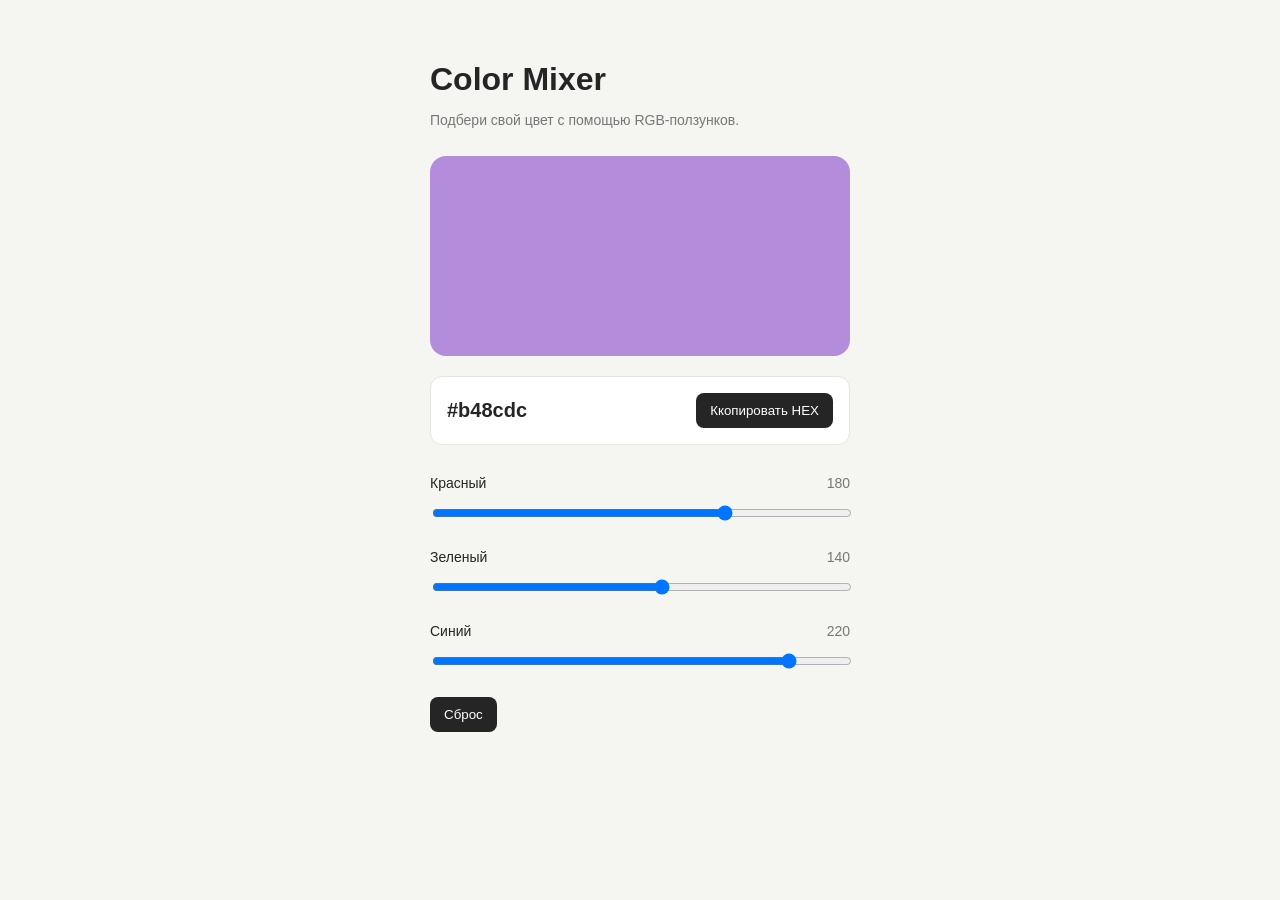
<file: color.html>
<!DOCTYPE html>
<html lang="ru">
<head>
  <meta charset="UTF-8">
  <meta name="viewport" content="width=device-width, initial-scale=1.0">
  <title>Color Mixer</title>

  <style>
    * {
      box-sizing: border-box;
    }

    body {
      margin: 0;
      padding: 40px 20px;
      background: #f5f5f2;
      color: #252525;
      font-family: Arial, sans-serif;
    }

    .app {
      max-width: 420px;
      margin: 20px auto;
    }

    h1 {
      margin-bottom: 8px;
      font-size: 32px;
    }

    .description {
      margin-bottom: 28px;
      color: #777;
      font-size: 14px;
    }

    .preview {
      height: 200px;
      margin-bottom: 20px;
      border-radius: 16px;
      background: rgb(180, 140, 220);
      transition: background 0.15s;
    }

    .hex-row {
      display: flex;
      align-items: center;
      justify-content: space-between;
      gap: 12px;
      margin-bottom: 30px;
      padding: 16px;
      border: 1px solid #e5e5e0;
      border-radius: 12px;
      background: white;
    }

    #hex {
      font-size: 20px;
      font-weight: bold;
    }

    button {
      padding: 10px 14px;
      border: none;
      border-radius: 8px;
      background: #252525;
      color: white;
      cursor: pointer;
    }

    button:hover {
      background: #444;
    }

    .slider-group {
      margin-bottom: 24px;
    }

    .slider-label {
      display: flex;
      justify-content: space-between;
      margin-bottom: 12px;
      font-size: 14px;
    }

    .slider-label span:last-child {
      color: #777;
    }

    input[type="range"] {
      width: 100%;
      cursor: pointer;
    }

    #message {
      min-height: 18px;
      margin-top: 16px;
      color: #777;
      font-size: 13px;
    }
  </style>
</head>

<body>
  <main class="app">
    <h1>Color Mixer</h1>
    <p class="description">
      Подбери свой цвет с помощью RGB-ползунков.
    </p>

    <div class="preview" id="preview"></div>

    <div class="hex-row">
      <span id="hex">#B48CDC</span>
      <button id="copy">Ккопировать HEX</button>
    </div>

    <div class="slider-group">
      <div class="slider-label">
        <label for="red">Красный</label>
        <span id="redValue">180</span>
      </div>
      <input id="red" type="range" min="0" max="255" value="180">
    </div>

    <div class="slider-group">
      <div class="slider-label">
        <label for="green">Зеленый</label>
        <span id="greenValue">140</span>
      </div>
      <input id="green" type="range" min="0" max="255" value="140">
    </div>

    <div class="slider-group">
      <div class="slider-label">
        <label for="blue">Синий</label>
        <span id="blueValue">220</span>
      </div>
      <input id="blue" type="range" min="0" max="255" value="220">
    </div>

    <button id="reset">Сброс</button>
    <p id="message"></p>
  </main>

  <script>
    const red = document.getElementById("red");
    const green = document.getElementById("green");
    const blue = document.getElementById("blue");

    const preview = document.getElementById("preview");
    const hex = document.getElementById("hex");
    const message = document.getElementById("message");

    function updateColor() {
      const r = Number(red.value);
      const g = Number(green.value);
      const b = Number(blue.value);

      const color = `rgb(${r}, ${g}, ${b})`;

      preview.style.backgroundColor = color;

      document.getElementById("redValue").textContent = r;
      document.getElementById("greenValue").textContent = g;
      document.getElementById("blueValue").textContent = b;

      const toHex = value =>
        value.toString(16).padStart(2, "0");

      hex.textContent =
        "#" + toHex(r) + toHex(g) + toHex(b);

      message.textContent = "";
    }

    red.addEventListener("input", updateColor);
    green.addEventListener("input", updateColor);
    blue.addEventListener("input", updateColor);

    document.getElementById("copy").addEventListener(
      "click",
      async () => {
        try {
          await navigator.clipboard.writeText(hex.textContent);
          message.textContent = "HEX-код скопирован!";
        } catch {
          message.textContent =
            "Не удалось скопировать. Выдели код вручную.";
        }
      }
    );

    document.getElementById("reset").addEventListener(
      "click",
      () => {
        red.value = 180;
        green.value = 140;
        blue.value = 220;
        updateColor();
        message.textContent = "Цвет сброшен.";
      }
    );

    updateColor();
  </script>
</body>
</html>
</file>
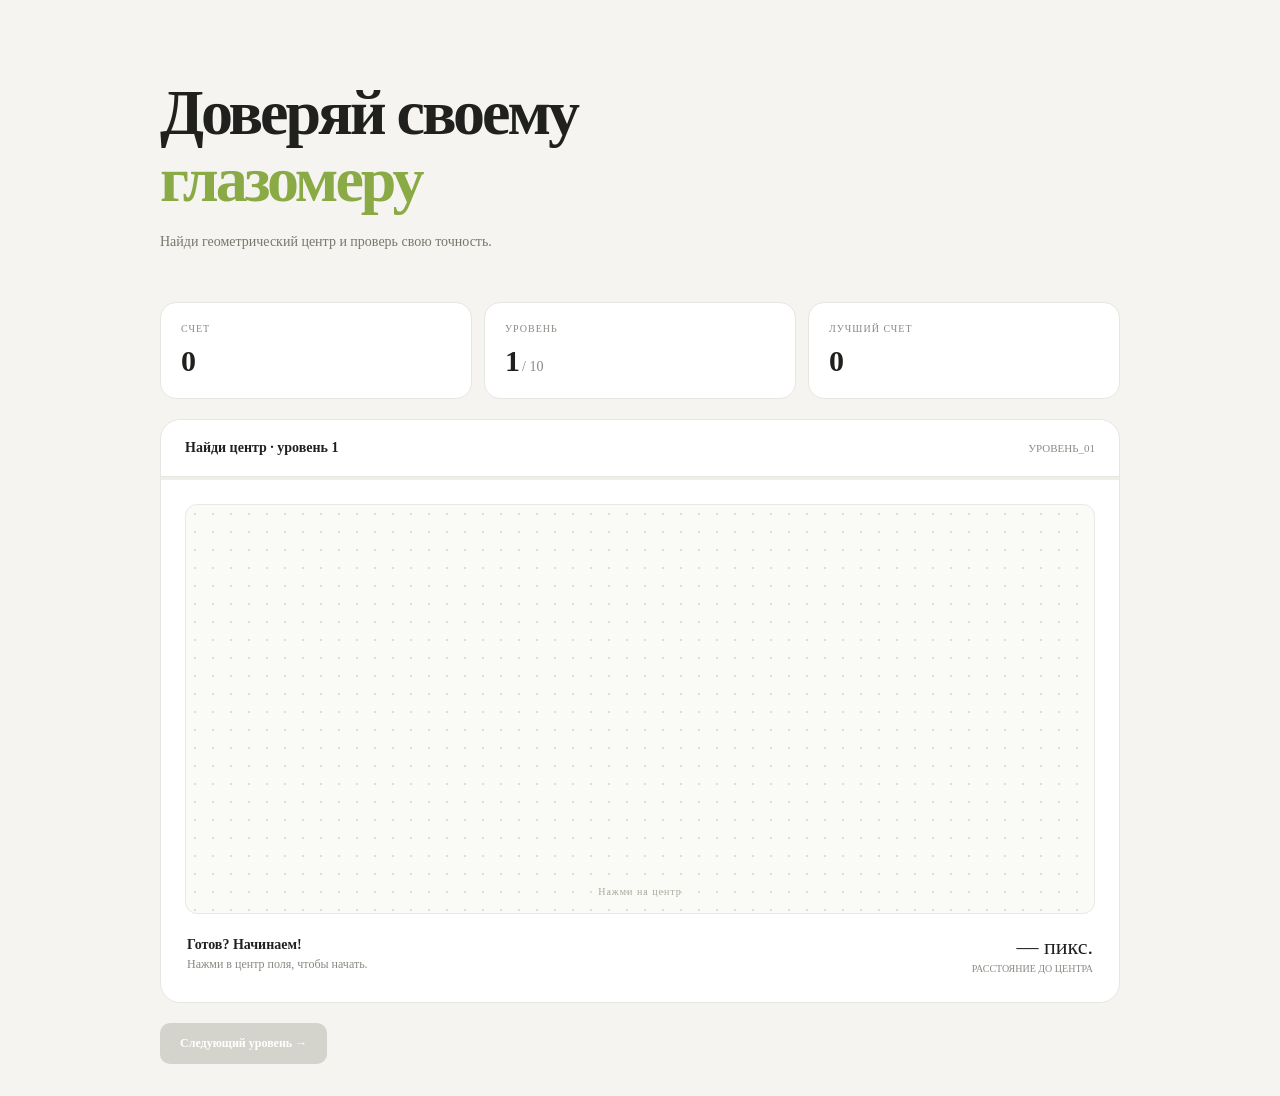
<file: game.html>
<!DOCTYPE html>
<html lang="ru">
<head>
  <meta charset="UTF-8" />
  <meta name="viewport" content="width=device-width, initial-scale=1.0" />
  <title>Доверься глазомеру</title>

  <style>

    :root {
      --bg: #f5f4f0;
      --surface: #ffffff;
      --text: #20201e;
      --muted: #898982;
      --accent: #c6f36a;
      --border: #e7e6e0;
    }

    * {
      box-sizing: border-box;
      margin: 0;
      padding: 0;
    }

    body {
      min-height: 100vh;
      padding: 32px 24px;
      background: var(--bg);
      color: var(--text);
      font-family: 'Montserrat';
    }

    button {
      font: inherit;
      cursor: pointer;
    }

    .app {
      max-width: 960px;
      margin: 0 auto;
    }

 

    .edition {
      color: var(--muted);
      font-size: 11px;
      text-transform: uppercase;
      letter-spacing: 1px;
    }

    .intro {
      padding: 48px 0 28px;
    }

    .eyebrow {
      margin-bottom: 12px;
      color: #77776e;
      font-size: 11px;
      text-transform: uppercase;
      letter-spacing: 1.5px;
    }

    h1 {
      font-size: clamp(36px, 6vw, 64px);
      font-weight: 800;
      letter-spacing: -3px;
      line-height: 1.04;
    }

    h1 span {
      color: #8aaa45;
    }

    .description {
      max-width: 480px;
      margin-top: 16px;
      color: #77776e;
      font-size: 14px;
      line-height: 1.8;
    }

    .dashboard {
      display: grid;
      grid-template-columns: 1fr 1fr 1fr;
      gap: 12px;
      margin: 20px 0;
    }

    .stat {
      padding: 20px;
      border: 1px solid var(--border);
      border-radius: 16px;
      background: var(--surface);
    }

    .stat-label {
      color: var(--muted);
      font-size: 10px;
      text-transform: uppercase;
      letter-spacing: 1px;
    }

    .stat-value {
      margin-top: 10px;
      font-size: 30px;
      font-weight: 800;
      letter-spacing: -1.5px;
    }

    .stat-value small {
      color: var(--muted);
      font-size: 14px;
      font-weight: 500;
      letter-spacing: 0;
    }

    .game-card {
      overflow: hidden;
      border: 1px solid var(--border);
      border-radius: 20px;
      background: var(--surface);
    }

    .game-top {
      display: flex;
      justify-content: space-between;
      align-items: center;
      gap: 12px;
      padding: 20px 24px;
      border-bottom: 1px solid var(--border);
    }

    .game-title {
      font-size: 14px;
      font-weight: 800;
    }

    .round-label {
      color: var(--muted);
      font-size: 11px;
    }

    .progress-track {
      height: 3px;
      background: #efeee8;
    }

    .progress-bar {
      width: 0%;
      height: 100%;
      background: #9dc94e;
      transition: width 0.3s ease;
    }

    .arena-wrap {
      padding: 24px;
    }

    .arena {
      position: relative;
      display: grid;
      place-items: center;
      width: 100%;
      height: clamp(260px, 45vw, 410px);
      overflow: hidden;
      border: 1px solid #e9e8e2;
      border-radius: 12px;
      background-color: #fafaf7;
      background-image: radial-gradient(#deded5 0.8px, transparent 0.8px);
      background-size: 18px 18px;
      cursor: crosshair;
      touch-action: manipulation;
      user-select: none;
      transition: height 0.25s ease, background-size 0.25s ease, border-radius 0.25s ease;
    }

    .target {
      position: absolute;
      width: 18px;
      height: 18px;
      transform: translate(-50%, -50%);
      pointer-events: none;
    }

    .target::before,
    .target::after {
      content: "";
      position: absolute;
      background: #a6d64e;
    }

    .target::before {
      top: 50%;
      left: 0;
      width: 100%;
      height: 2px;
      transform: translateY(-50%);
    }

    .target::after {
      top: 0;
      left: 50%;
      width: 2px;
      height: 100%;
      transform: translateX(-50%);
    }

    .target-dot {
      position: absolute;
      top: 50%;
      left: 50%;
      width: 5px;
      height: 5px;
      border: 1px solid #729b2d;
      border-radius: 50%;
      background: #fafaf7;
      transform: translate(-50%, -50%);
    }

    .click-marker {
      position: absolute;
      width: 13px;
      height: 13px;
      border: 2px solid #272722;
      border-radius: 50%;
      transform: translate(-50%, -50%);
      pointer-events: none;
      animation: pop 0.2s ease-out;
    }

    @keyframes pop {
      from { opacity: 0; scale: 0.5; }
      to { opacity: 1; scale: 1; }
    }

    .arena-message {
      position: absolute;
      bottom: 16px;
      left: 50%;
      color: #aaa99f;
      font-size: 10px;
      letter-spacing: 1px;
      transform: translateX(-50%);
      white-space: nowrap;
      pointer-events: none;
    }

    .feedback {
      display: flex;
      justify-content: space-between;
      align-items: center;
      gap: 16px;
      min-height: 64px;
      padding: 16px 2px 0;
    }

    .feedback-title {
      font-size: 14px;
      font-weight: 800;
    }

    .feedback-subtitle {
      margin-top: 4px;
      color: var(--muted);
      font-size: 12px;
    }

    .accuracy {
      text-align: right;
    }

    .accuracy-value {
      font-size: 22px;
      font-weight: 500;
    }

    .accuracy-label {
      margin-top: 3px;
      color: var(--muted);
      font-size: 10px;
    }

    .bottom-row {
      display: flex;
      justify-content: space-between;
      align-items: center;
      gap: 16px;
      margin-top: 20px;
    }

    .hint {
      max-width: 420px;
      color: #88887f;
      font-size: 11px;
      line-height: 1.7;
    }

    .btn {
      padding: 13px 20px;
      border: 0;
      border-radius: 10px;
      background: var(--text);
      color: white;
      font-size: 12px;
      font-weight: 700;
      transition: transform 0.15s, background 0.15s;
    }

    .btn:hover {
      background: #3d3d36;
      transform: translateY(-1px);
    }

    .btn:active {
      transform: translateY(0);
    }

    .btn:disabled {
      background: #d4d4cd;
      cursor: not-allowed;
      transform: none;
    }

    .hidden {
      display: none !important;
    }

    .result {
      padding: 36px 24px;
      text-align: center;
    }

    .result h2 {
      font-size: clamp(28px, 5vw, 42px);
      font-weight: 800;
      letter-spacing: -2px;
    }

    .result p {
      max-width: 400px;
      margin: 12px auto 24px;
      color: var(--muted);
      font-size: 13px;
      line-height: 1.8;
    }

    .result-score {
      margin-bottom: 24px;
      font-size: 42px;
    }

    .result-score small {
      color: var(--muted);
      font-size: 14px;
    }

    footer {
      display: flex;
      justify-content: space-between;
      gap: 12px;
      margin-top: 28px;
      color: #aaa99f;
      font-size: 10px;
      text-transform: uppercase;
      letter-spacing: 0.5px;
    }

    @media (max-width: 560px) {
      body {
        padding: 20px 14px;
      }

      .intro {
        padding-top: 36px;
      }

      h1 {
        letter-spacing: -2px;
      }

      .dashboard {
        gap: 8px;
      }

      .stat {
        padding: 14px 12px;
      }

      .stat-value {
        font-size: 24px;
      }

      .game-top {
        padding: 16px;
      }

      .arena-wrap {
        padding: 12px;
      }

      .bottom-row {
        align-items: stretch;
        flex-direction: column;
      }

      .bottom-row .btn {
        width: 100%;
      }
    }
  </style>
</head>

<body>
  <main class="app">

    <section class="intro">
      <h1>Доверяй своему<br><span>глазомеру</span></h1>
      <p class="description">
        Найди геометрический центр и проверь свою точность.
      </p>
    </section>

    <section class="dashboard">
      <div class="stat">
        <div class="stat-label">Счет</div>
        <div class="stat-value" id="score">0</div>
      </div>
      <div class="stat">
        <div class="stat-label">Уровень</div>
        <div class="stat-value">
          <span id="round">1</span><small> / 10</small>
        </div>
      </div>
      <div class="stat">
        <div class="stat-label">Лучший счет</div>
        <div class="stat-value" id="best">0</div>
      </div>
    </section>

    <section class="game-card">
      <div class="game-top">
        <div class="game-title" id="gameTitle">Найди центр</div>
        <div class="round-label" id="roundCode">УРОВЕНЬ_01</div>
      </div>

      <div class="progress-track">
        <div class="progress-bar" id="progress"></div>
      </div>

      <div id="gameScreen">
        <div class="arena-wrap">
          <div class="arena" id="arena" role="button"
               aria-label="Нажми в центр поля">
            <div class="target" id="target">
              <div class="target-dot"></div>
            </div>
            <div class="arena-message">Нажми на центр</div>
          </div>

          <div class="feedback">
            <div>
              <div class="feedback-title" id="feedbackTitle">
                Начни, когда будешь готов
              </div>
              <div class="feedback-subtitle" id="feedbackSubtitle">
                Нажми в центр поля, чтобы начать.
              </div>
            </div>
            <div class="accuracy">
              <div class="accuracy-value" id="accuracy">— px</div>
              <div class="accuracy-label">РАССТОЯНИЕ ДО ЦЕНТРА</div>
            </div>
          </div>
        </div>
      </div>

      <div id="resultScreen" class="result hidden">
        <h2 id="resultTitle">Центр найден!</h2>
        <p id="resultDescription"></p>
        <div class="result-score">
          <span id="finalScore">0</span><small> / 1000 очков</small>
        </div>
        <button class="btn" id="restartButton">Играть снова ↗</button>
      </div>
    </section>

    <div class="bottom-row" id="controls">
      <button class="btn" id="nextButton" disabled>
        Следующий уровень →
      </button>
    </div>
  </main>

  <script>
    const TOTAL_ROUNDS = 10;
    const MAX_POINTS_PER_ROUND = 100;

    const arena = document.getElementById("arena");
    const target = document.getElementById("target");
    const scoreElement = document.getElementById("score");
    const roundElement = document.getElementById("round");
    const bestElement = document.getElementById("best");
    const progressElement = document.getElementById("progress");
    const accuracyElement = document.getElementById("accuracy");
    const feedbackTitle = document.getElementById("feedbackTitle");
    const feedbackSubtitle = document.getElementById("feedbackSubtitle");
    const nextButton = document.getElementById("nextButton");
    const gameScreen = document.getElementById("gameScreen");
    const resultScreen = document.getElementById("resultScreen");
    const controls = document.getElementById("controls");

    let round = 1;
    let score = 0;
    let roundPlayed = false;
    let gameOver = false;

    let best = Number(localStorage.getItem("pixelPerfectBest")) || 0;
    bestElement.textContent = best;

    function getCenter() {
      const rect = arena.getBoundingClientRect();

      return {
        x: rect.width / 2,
        y: rect.height / 2
      };
    }

    function setupRound() {
      roundPlayed = false;

      roundElement.textContent = round;
      document.getElementById("roundCode").textContent =
        `УРОВЕНЬ_${String(round).padStart(2, "0")}`;

      progressElement.style.width =
        `${((round - 1) / TOTAL_ROUNDS) * 100}%`;

      target.style.left = "50%";
      target.style.top = "50%";
      target.classList.add("hidden");

      // На каждом уровне меняются размер поля и плотность сетки.
      const heights = [410, 390, 370, 350, 330, 315, 300, 285, 270, 260];
      const gridSizes = [18, 20, 22, 24, 26, 28, 30, 32, 34, 36];
      const responsiveHeight = Math.max(260, Math.min(heights[round - 1], window.innerWidth * 0.45));
      arena.style.height = `${responsiveHeight}px`;
      arena.style.backgroundSize = `${gridSizes[round - 1]}px ${gridSizes[round - 1]}px`;
      arena.style.borderRadius = `${Math.max(6, 12 - Math.floor((round - 1) / 3))}px`; 

      arena.querySelectorAll(".click-marker, svg").forEach(marker => {
        marker.remove();
      });

      accuracyElement.textContent = "— пикс.";
      feedbackTitle.textContent = "Готов? Начинаем!";
      feedbackSubtitle.textContent = "Нажми в центр поля, чтобы начать.";

      nextButton.disabled = true;
      nextButton.textContent =
        round === TOTAL_ROUNDS ? "Посмотреть результат →" : "Следующий уровень →";

      document.getElementById("gameTitle").textContent = `Найди центр · уровень ${round}`;
    }

    function getFeedback(distance) {
      if (distance < 3) {
        return {
          title: "Идеально! ✳",
          subtitle: "Практически идеальное попадание."
        };
      }

      if (distance < 10) {
        return {
          title: "Почти идеально!",
          subtitle: "Отличная работа. Ты чувствуешь геометрию."
        };
      }

      if (distance < 25) {
        return {
          title: "Очень близко!",
          subtitle: "Неплохо. Попробуй быть ещё точнее."
        };
      }

      if (distance < 60) {
        return {
          title: "Немного мимо.",
          subtitle: "Обрати внимание на расстояние до краёв."
        };
      }

      return {
        title: "Продолжай тренироваться!",
        subtitle: "Следующий раунд — новый шанс."
      };
    }

    function handleClick(event) {
      if (roundPlayed || gameOver) return;

      const rect = arena.getBoundingClientRect();
      const clickX = event.clientX - rect.left;
      const clickY = event.clientY - rect.top;

      const center = getCenter();
      const dx = clickX - center.x;
      const dy = clickY - center.y;
      const distance = Math.sqrt(dx * dx + dy * dy);

      // Чем ближе к центру, тем больше очков.
      // 100 очков за идеальный центр, минимум 0.
      const points = Math.max(
        0,
        Math.round(MAX_POINTS_PER_ROUND * (1 - distance / 150))
      );

      score += points;
      roundPlayed = true;

      scoreElement.textContent = score;
      accuracyElement.textContent = `${distance.toFixed(1)} пикс.`;

      const feedback = getFeedback(distance);
      feedbackTitle.textContent = feedback.title;
      feedbackSubtitle.textContent = `+${points} очков · ${feedback.subtitle}`;

      // Показываем место клика.
      const marker = document.createElement("div");
      marker.className = "click-marker";
      marker.style.left = `${clickX}px`;
      marker.style.top = `${clickY}px`;
      arena.appendChild(marker);

      // Показываем точное расстояние от центра до клика.
      const line = document.createElementNS(
        "http://www.w3.org/2000/svg", "svg"
      );
      line.setAttribute("width", "100%");
      line.setAttribute("height", "100%");
      line.style.position = "absolute";
      line.style.inset = "0";
      line.style.pointerEvents = "none";
      line.innerHTML = `
        <line
          x1="${center.x}" y1="${center.y}"
          x2="${clickX}" y2="${clickY}"
          stroke="#a6d64e"
          stroke-width="1.5"
          stroke-dasharray="4 4"
        />
      `;
      arena.appendChild(line);

      nextButton.disabled = false;
      progressElement.style.width =
        `${(round / TOTAL_ROUNDS) * 100}%`;

      document.getElementById("gameTitle").textContent = "Уровень пройден";
      target.classList.remove("hidden");
    }

    function nextRound() {
      if (!roundPlayed) return;

      if (round >= TOTAL_ROUNDS) {
        finishGame();
        return;
      }

      round++;
      setupRound();
    }

    function finishGame() {
      gameOver = true;

      if (score > best) {
        best = score;
        localStorage.setItem("pixelPerfectBest", best);
        bestElement.textContent = best;
      }

      gameScreen.classList.add("hidden");
      controls.classList.add("hidden");
      resultScreen.classList.remove("hidden");
      progressElement.style.width = "100%";

      document.getElementById("finalScore").textContent = score;

      let title = "Хороший глазомер!";
      let description =
        "Ты завершил все 10 раундов. Повтори игру и попробуй улучшить результат.";
      let icon = "✳";

      if (score >= 900) {
        title = "Идеальная точность!";
        description =
          "Потрясающая точность. У тебя действительно хороший глазомер и чувство пространства.";
        icon = "✦";
      } else if (score >= 700) {
        title = "Отличный глазомер!";
        description =
          "Очень хороший результат. Ты замечаешь пропорции и хорошо чувствуешь центр.";
        icon = "✳";
      } else if (score < 400) {
        title = "Практика ведёт к успеху!";
        description =
          "Точность развивается с практикой. Сыграй ещё раз и попробуй смотреть на отступы от краёв.";
        icon = "↗";
      }

      document.getElementById("resultTitle").textContent = title;
      document.getElementById("resultDescription").textContent = description;
      document.getElementById("resultIcon").textContent = icon;
    }

    function restartGame() {
      round = 1;
      score = 0;
      roundPlayed = false;
      gameOver = false;

      scoreElement.textContent = "0";
      gameScreen.classList.remove("hidden");
      controls.classList.remove("hidden");
      resultScreen.classList.add("hidden");

      setupRound();
    }

    arena.addEventListener("click", handleClick);
    nextButton.addEventListener("click", nextRound);
    document.getElementById("restartButton").addEventListener(
      "click", restartGame
    );

    setupRound();
  </script>
</body>
</html>
</file>
